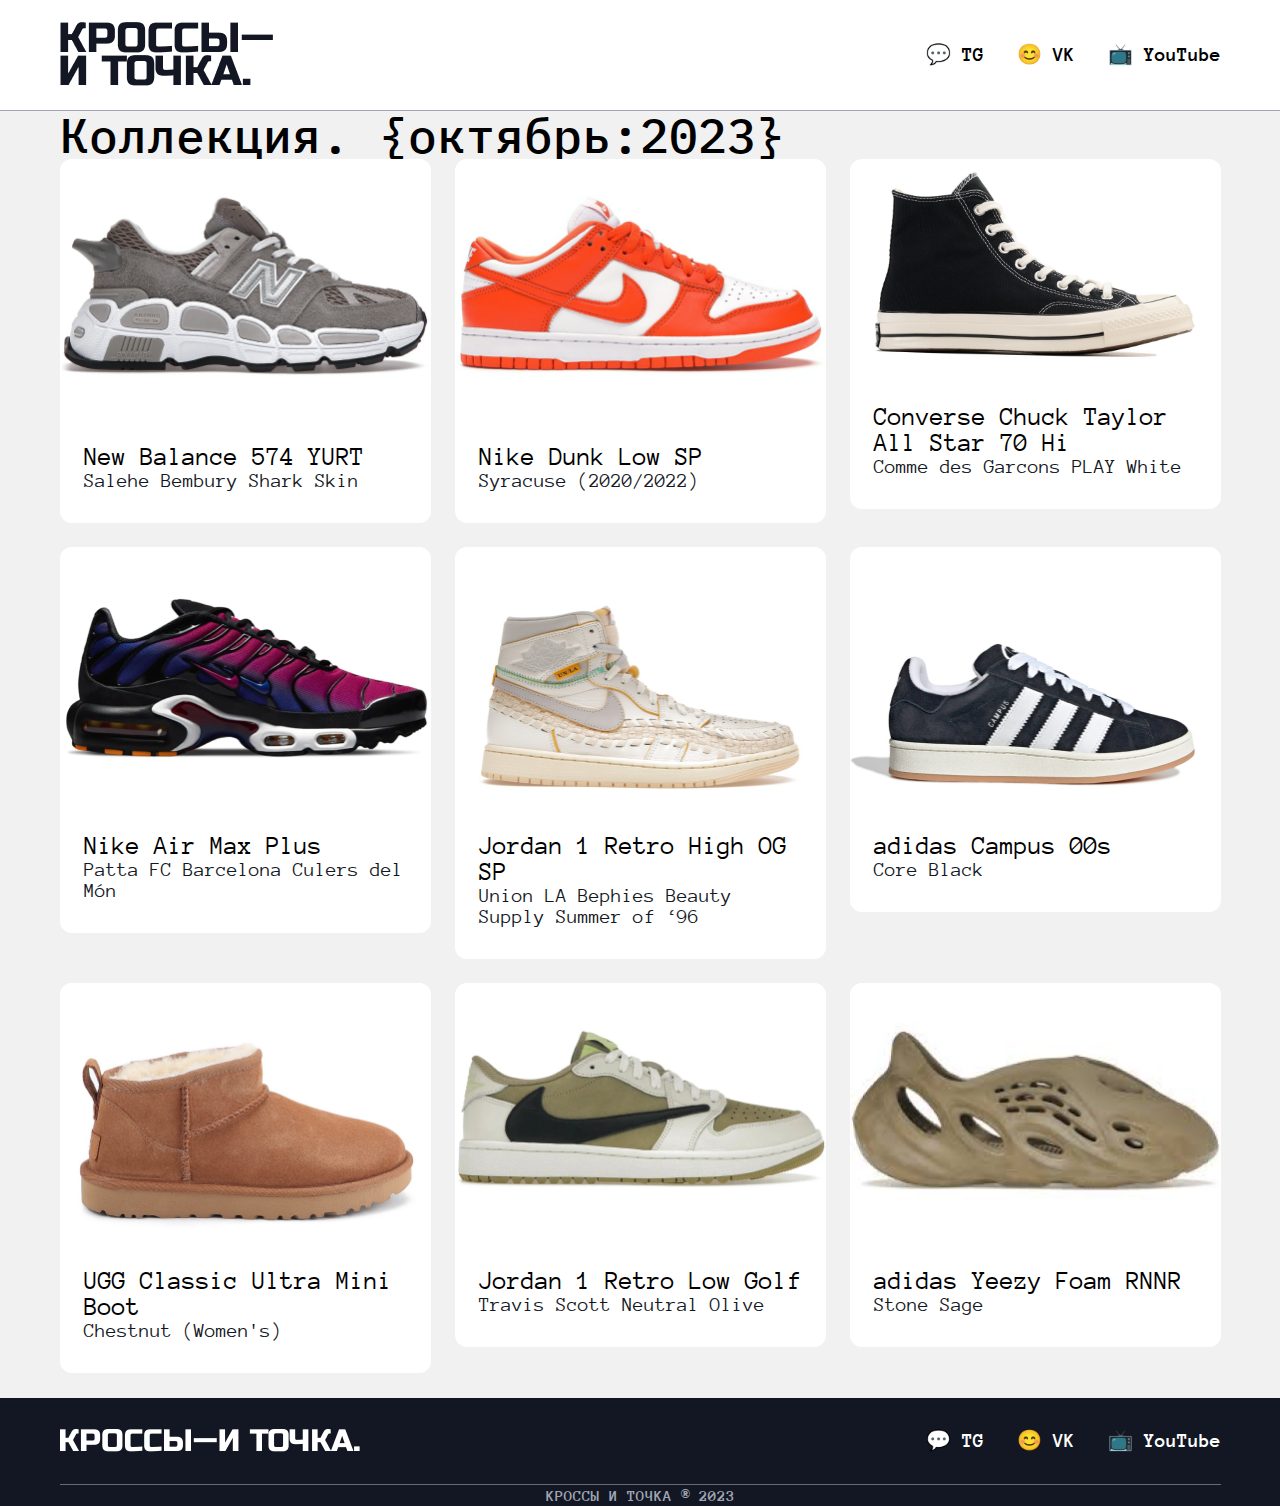
<file: index.html>
<!DOCTYPE html>
<html lang="ru">
	<head>
		<meta charset="UTF-8" />
		<meta
			name="viewport"
			content="width=device-width, initial-scale=1.0" />
		<title>Кроссы — и точка</title>
		<link
			rel="stylesheet"
			href="style.css" />
	</head>
	<body>
		<header>
			<div class="container">
				<div class="header__wrapper">
					<div class="header__wrapper-logo">
						<a href="#">
							<img
								src="./assets/logo.png"
								alt="КРОССЫ -- И ТОЧКА."
						/></a>
					</div>

					<div class="header__wrapper-contact">
						<nav>
							<ul>
								<li><a href="https://t.me/jkdlon">💬 TG</a></li>
								<li><a href="https://vk.com/i______________l">😊 VK</a></li>
								<li>
									<a href="https://www.youtube.com/watch?v=dQw4w9WgXcQ"
										>📺 YouTube</a
									>
								</li>
							</ul>
						</nav>
					</div>
				</div>
			</div>
		</header>
		<section class="content">
			<div class="container">
				<h2 class="content-title">Коллекция. {октябрь:2023}</h2>
				<div class="content-cards">
					<a href="./components/NewBalance.html"
						><div class="card">
							<img
								class="card-img"
								src="./assets/image 6.png"
								alt="" />
							<div class="card-typography">
								<h3 class="card-title">New Balance 574 YURT</h3>
								<p class="card-description">Salehe Bembury Shark Skin</p>
							</div>
						</div>
					</a>
					<a
						href="./components/NikeLowDunk.html"
						target="_blank">
						<div class="card">
							<img
								class="card-img"
								src="./assets/image 7.png"
								alt="" />
							<div class="card-typography">
								<h3 class="card-title">Nike Dunk Low SP</h3>
								<p class="card-description">Syracuse (2020/2022)</p>
							</div>
						</div>
					</a>
					<a href="./components/Convers.html"
						><div class="card">
							<img
								class="card-img"
								src="./assets/sneaker-big__img1.png"
								alt="" />
							<div class="card-typography">
								<h3 class="card-title">Converse Chuck Taylor All Star 70 Hi</h3>
								<p class="card-description">Comme des Garcons PLAY White</p>
							</div>
						</div>
					</a>
					<a href="./components/404/404.html">
						<div class="card">
							<img
								class="card-img"
								src="./assets/image 3.png"
								alt="" />
							<div class="card-typography">
								<h3 class="card-title">Nike Air Max Plus</h3>
								<p class="card-description">
									Patta FC Barcelona Culers del Món
								</p>
							</div>
						</div>
					</a>
					<a href="./components/404/404.html">
						<div class="card">
							<img
								class="card-img"
								src="./assets/image 2.png"
								alt="" />
							<div class="card-typography">
								<h3 class="card-title">Jordan 1 Retro High OG SP</h3>
								<p class="card-description">
									Union LA Bephies Beauty Supply Summer of ‘96
								</p>
							</div>
						</div>
					</a>
					<a href="./components/404/404.html">
						<div class="card">
							<img
								class="card-img"
								src="./assets/image 1.png"
								alt="" />
							<div class="card-typography">
								<h3 class="card-title">adidas Campus 00s</h3>
								<p class="card-description">Core Black</p>
							</div>
						</div>
					</a>

					<a href="./components/404/404.html">
						<div class="card">
							<img
								class="card-img"
								src="./assets/image 5.png"
								alt="" />
							<div class="card-typography">
								<h3 class="card-title">UGG Classic Ultra Mini Boot</h3>
								<p class="card-description">Chestnut (Women's)</p>
							</div>
						</div>
					</a>

					<a href="./components/404/404.html">
						<div class="card">
							<img
								class="card-img"
								src="./assets/image 8.png"
								alt="" />
							<div class="card-typography">
								<h3 class="card-title">Jordan 1 Retro Low Golf</h3>
								<p class="card-description">Travis Scott Neutral Olive</p>
							</div>
						</div>
					</a>
					<a href="./components/404/404.html">
						<div class="card">
							<img
								class="card-img"
								src="./assets/image 9.png"
								alt="" />
							<div class="card-typography">
								<h3 class="card-title">adidas Yeezy Foam RNNR</h3>
								<p class="card-description">Stone Sage</p>
							</div>
						</div>
					</a>
				</div>
			</div>
		</section>
		<footer>
			<div class="container">
				<div class="footer__wrapper">
					<a href="#">
						<img
							class="footer__wrapper-logo"
							src="./assets/logo2.png"
							alt=""
					/></a>
					<div class="footer__wrapper-contact">
						<nav>
							<ul>
								<li><a href="https://t.me/jkdlon">💬 TG</a></li>
								<li><a href="https://vk.com/i______________l">😊 VK</a></li>
								<li>
									<a href="https://www.youtube.com/watch?v=dQw4w9WgXcQ"
										>📺 YouTube</a
									>
								</li>
							</ul>
						</nav>
					</div>
				</div>
				<div class="footer-copyright">
					<p>КРОССЫ И ТОЧКА ® 2023</p>
				</div>
			</div>
		</footer>
	</body>
</html>
</file>
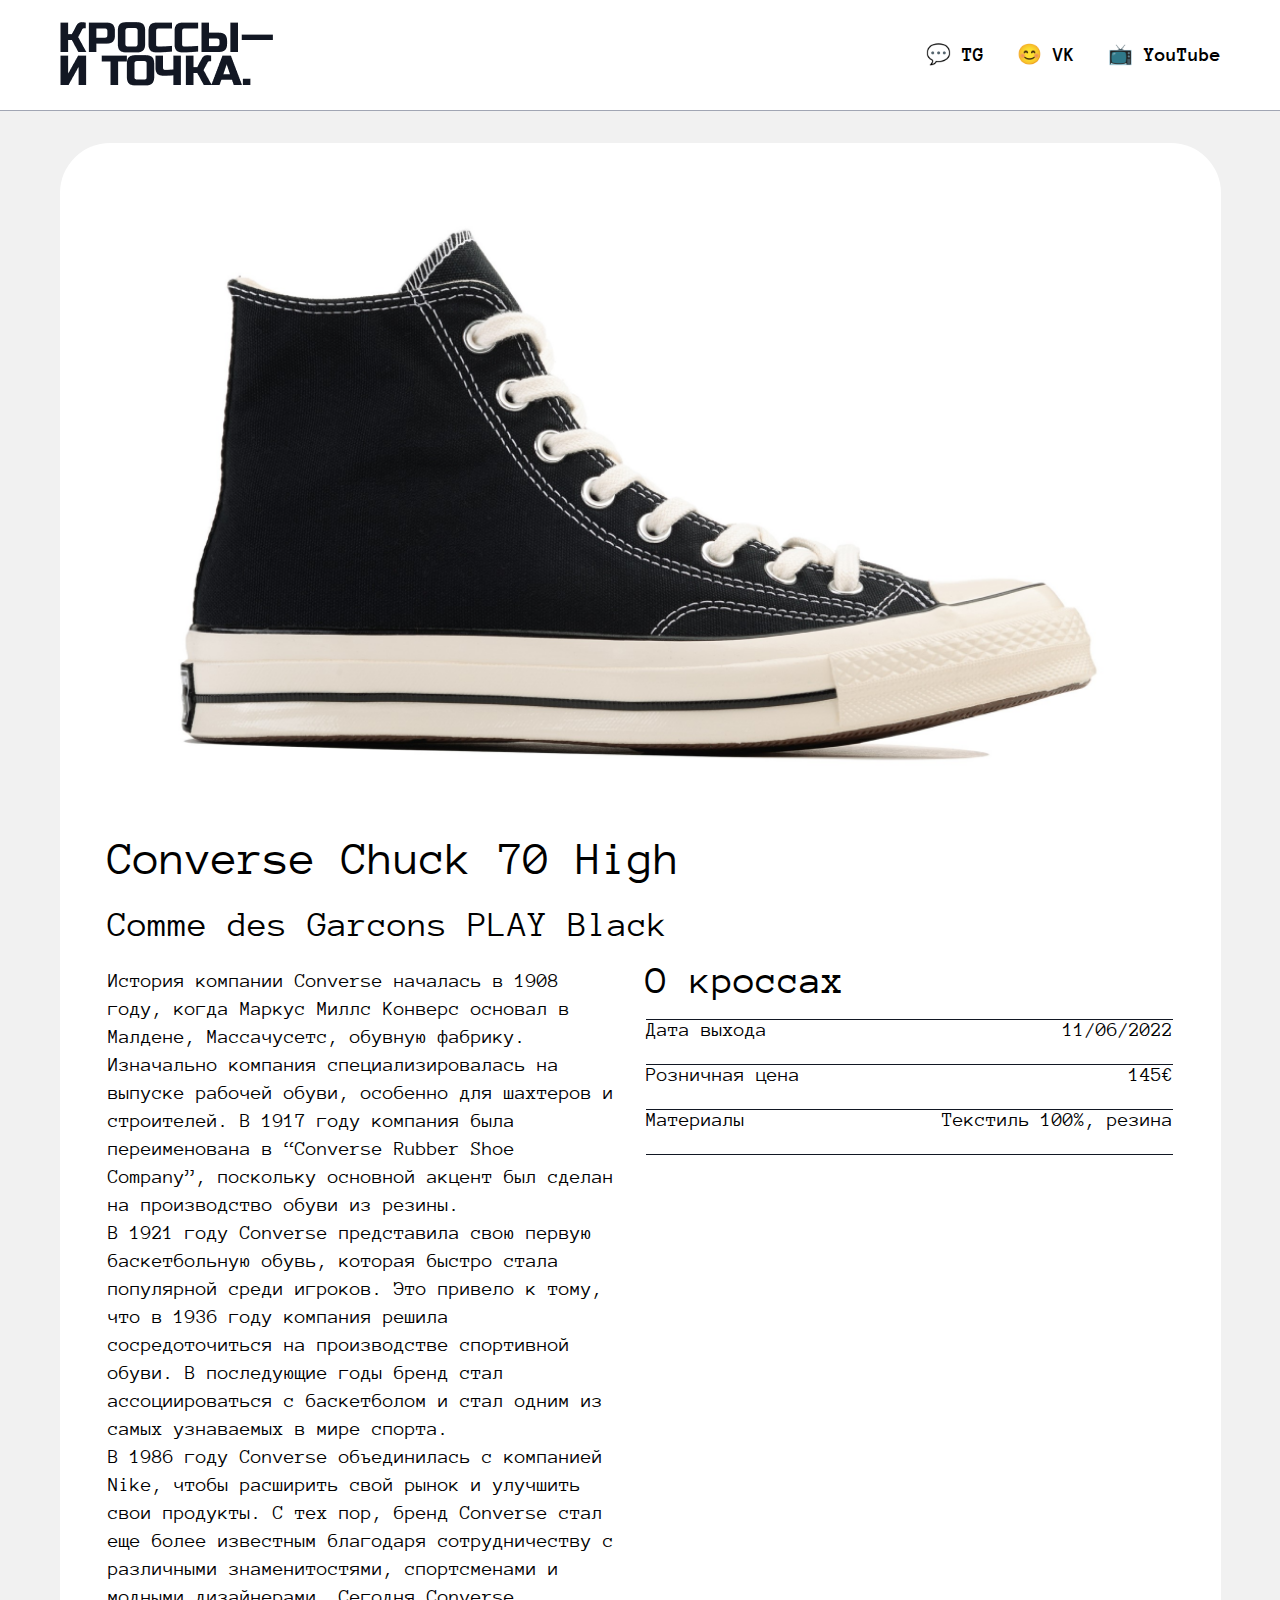
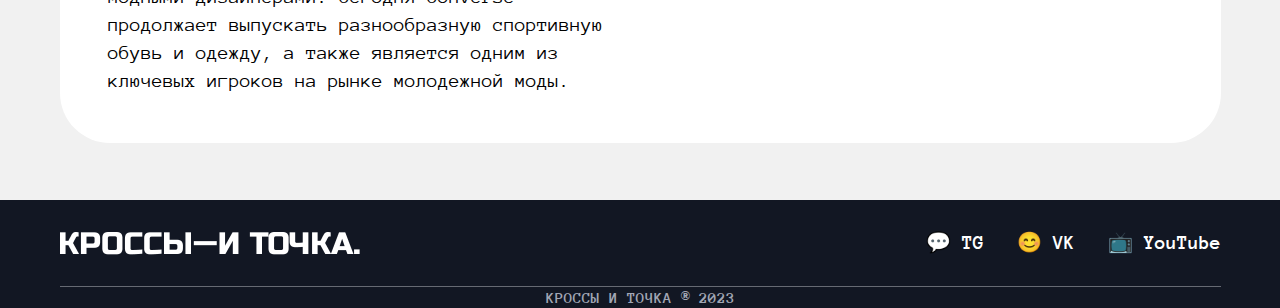
<file: components/Convers.html>
<!DOCTYPE html>
<html lang="ru">
	<head>
		<meta charset="UTF-8" />
		<meta
			name="viewport"
			content="width=device-width, initial-scale=1.0" />
		<title>Converse Chuck 70 High</title>
		<link
			rel="stylesheet"
			href="../style.css" />
		
	</head>
	<body>
		<header>
			<div class="container">
				<div class="header__wrapper">
					<div class="header__wrapper-logo">
						<a href="../index.html">
							<img
								src="../assets/logo.png"
								alt="КРОССЫ -- И ТОЧКА." />
						</a>
					</div>
					<div class="header__wrapper-contact">
						<nav>
							<ul>
								<li><a href="https://t.me/jkdlon">💬 TG</a></li>
								<li><a href="https://vk.com/i______________l">😊 VK</a></li>
								<li>
									<a href="https://www.youtube.com/watch?v=dQw4w9WgXcQ"
										>📺 YouTube</a
									>
								</li>
							</ul>
						</nav>
					</div>
				</div>
			</div>
		</header>
		<section
			class="container content"
			class="full__page">
			<div class="full__page">
				<a href="../index.html">
					<img
						class="full__page-img"
						src="../assets/sneaker-big__img1.png "
						alt=""
				/></a>
				<p class="full__page-title-first">Converse Chuck 70 High</p>
				<p class="full__page-title-second">Comme des Garcons PLAY Black</p>
				<div class="full__page-description-wrap">
					<div class="description-text">
						<p>
							История компании Converse началась в 1908 году, когда Маркус Миллс
							Конверс основал в Малдене, Массачусетс, обувную фабрику.
							Изначально компания специализировалась на выпуске рабочей обуви,
							особенно для шахтеров и строителей. В 1917 году компания была
							переименована в “Converse Rubber Shoe Company”, поскольку основной
							акцент был сделан на производство обуви из резины.
						</p>
						<p>
							В 1921 году Converse представила свою первую баскетбольную обувь,
							которая быстро стала популярной среди игроков. Это привело к тому,
							что в 1936 году компания решила сосредоточиться на производстве
							спортивной обуви. В последующие годы бренд стал ассоциироваться с
							баскетболом и стал одним из самых узнаваемых в мире спорта.
						</p>
						<p>
							В 1986 году Converse объединилась с компанией Nike, чтобы
							расширить свой рынок и улучшить свои продукты. С тех пор, бренд
							Converse стал еще более известным благодаря сотрудничеству с
							различными знаменитостями, спортсменами и модными дизайнерами.
							Сегодня Converse продолжает выпускать разнообразную спортивную
							обувь и одежду, а также является одним из ключевых игроков на
							рынке молодежной моды.
						</p>
					</div>

					<div class="description-list">
						<div class="description-list-title">
							<p>О кроссах</p>
						</div>
						<div class="description-list-wrap">
							<p>Дата выхода</p>
							<p>11/06/2022</p>
						</div>
						<div class="description-list-wrap">
							<p>Розничная цена</p>
							<p>145€</p>
						</div>
						<div class="description-list-wrap">
							<p>Материалы</p>
							<p>Текстиль 100%, резина</p>
						</div>
					</div>
				</div>
			</div>
		</section>
		<footer>
			<div class="container">
				<div class="footer__wrapper">
					<img
						class="footer__wrapper-logo"
						src="../assets/logo2.png"
						alt="" />
					<div class="footer__wrapper-contact">
						<nav>
							<ul>
								<li><a href="https://t.me/jkdlon">💬 TG</a></li>
								<li><a href="https://vk.com/i______________l">😊 VK</a></li>
								<li>
									<a href="https://www.youtube.com/watch?v=dQw4w9WgXcQ"
										>📺 YouTube</a
									>
								</li>
							</ul>
						</nav>
					</div>
				</div>
				<div class="footer-copyright">
					<p>КРОССЫ И ТОЧКА ® 2023</p>
				</div>
			</div>
		</footer>
	</body>
</html>
</file>
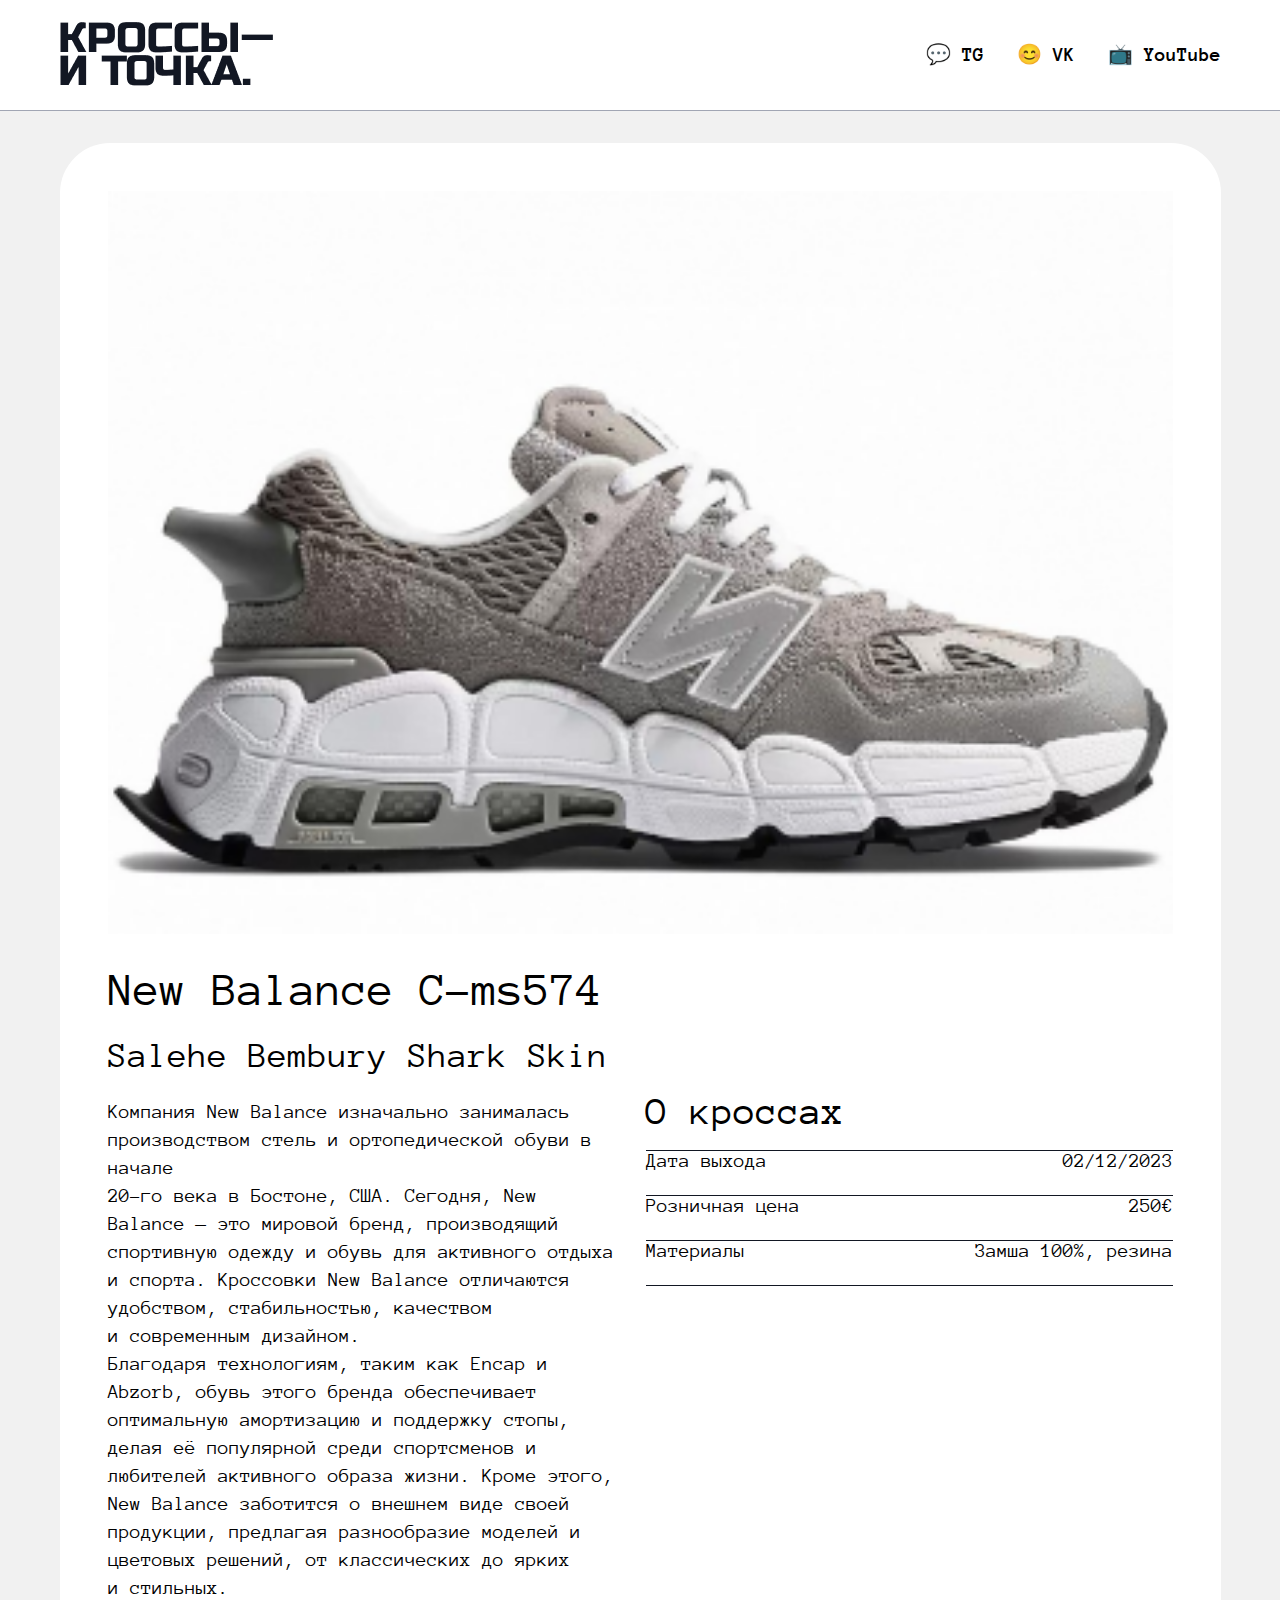
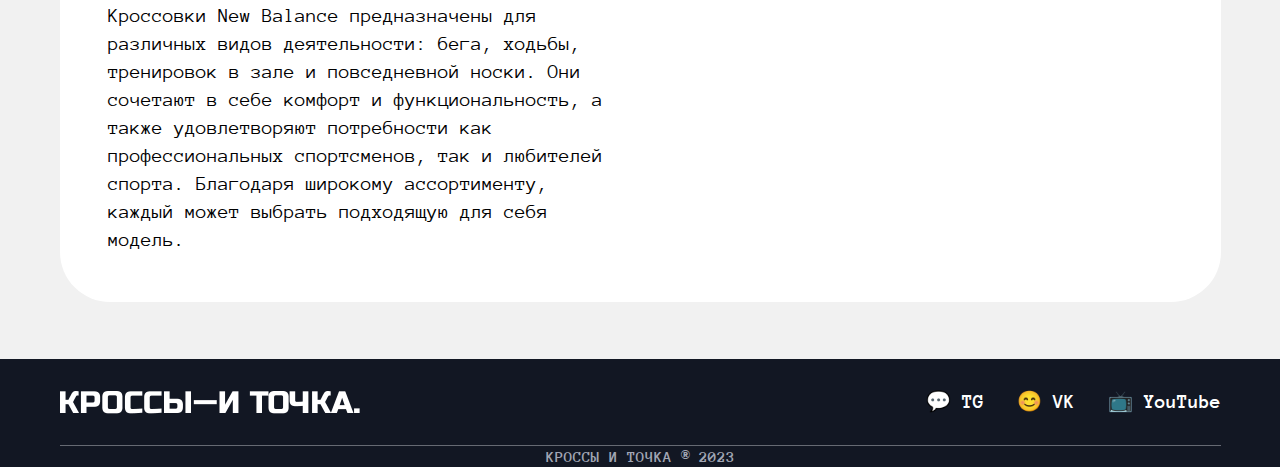
<file: components/NewBalance.html>
<!DOCTYPE html>
<html lang="ru">
	<head>
		<meta charset="UTF-8" />
		<meta
			name="viewport"
			content="width=device-width, initial-scale=1.0" />
		<title>New Balance C-ms574</title>
		<link
			rel="stylesheet"
			href="../style.css" />
		
	</head>
	<body>
		<header>
			<div class="container content">
				<div class="header__wrapper">
					<div class="header__wrapper-logo">
						<a href="../index.html"
							><img
								src="../assets/logo.png"
								alt="КРОССЫ -- И ТОЧКА."
						/></a>
					</div>
					<div class="header__wrapper-contact">
						<nav>
							<ul>
								<li><a href="https://t.me/jkdlon">💬 TG</a></li>
								<li><a href="https://vk.com/i______________l">😊 VK</a></li>
								<li>
									<a href="https://www.youtube.com/watch?v=dQw4w9WgXcQ"
										>📺 YouTube</a
									>
								</li>
							</ul>
						</nav>
					</div>
				</div>
			</div>
		</header>
		<section
			class="container"
			class="full__page">
			<div class="full__page">
				<img
					class="full__page-img"
					src="../assets/sneaker__img1.png "
					alt="" />
				<p class="full__page-title-first">New Balance C-ms574</p>
				<p class="full__page-title-second">Salehe Bembury Shark Skin</p>
				<div class="full__page-description-wrap">
					<div class="description-text">
						<p>
							Компания New Balance изначально занималась производством стель
							и ортопедической обуви в начале
						</p>
						<p>
							20-го века в Бостоне, США. Сегодня, New Balance — это мировой
							бренд, производящий спортивную одежду и обувь для активного отдыха
							и спорта. Кроссовки New Balance отличаются удобством,
							стабильностью, качеством и современным дизайном.
						</p>
						<p>
							Благодаря технологиям, таким как Encap и Abzorb, обувь этого
							бренда обеспечивает оптимальную амортизацию и поддержку стопы,
							делая её популярной среди спортсменов и любителей активного образа
							жизни. Кроме этого, New Balance заботится о внешнем виде своей
							продукции, предлагая разнообразие моделей и цветовых решений, от
							классических до ярких и стильных.
						</p>
						<p>
							Кроссовки New Balance предназначены для различных видов
							деятельности: бега, ходьбы, тренировок в зале и повседневной
							носки. Они сочетают в себе комфорт и функциональность, а также
							удовлетворяют потребности как профессиональных спортсменов, так и
							любителей спорта. Благодаря широкому ассортименту, каждый может
							выбрать подходящую для себя модель.
						</p>
					</div>

					<div class="description-list">
						<div class="description-list-title">
							<p>О кроссах</p>
						</div>
						<div class="description-list-wrap">
							<p>Дата выхода</p>
							<p>02/12/2023</p>
						</div>
						<div class="description-list-wrap">
							<p>Розничная цена</p>
							<p>250€</p>
						</div>
						<div class="description-list-wrap">
							<p>Материалы</p>
							<p>Замша 100%, резина</p>
						</div>
					</div>
				</div>
			</div>
		</section>
		<footer>
			<div class="container">
				<div class="footer__wrapper">
					<a href="../index.html">
						<img
							class="footer__wrapper-logo"
							src="../assets/logo2.png"
							alt=""
					/></a>
					<div class="footer__wrapper-contact">
						<nav>
							<ul>
								<li><a href="https://t.me/jkdlon">💬 TG</a></li>
								<li><a href="https://vk.com/i______________l">😊 VK</a></li>
								<li>
									<a href="https://www.youtube.com/watch?v=dQw4w9WgXcQ"
										>📺 YouTube</a
									>
								</li>
							</ul>
						</nav>
					</div>
				</div>
				<div class="footer-copyright">
					<p>КРОССЫ И ТОЧКА ® 2023</p>
				</div>
			</div>
		</footer>
	</body>
</html>
</file>
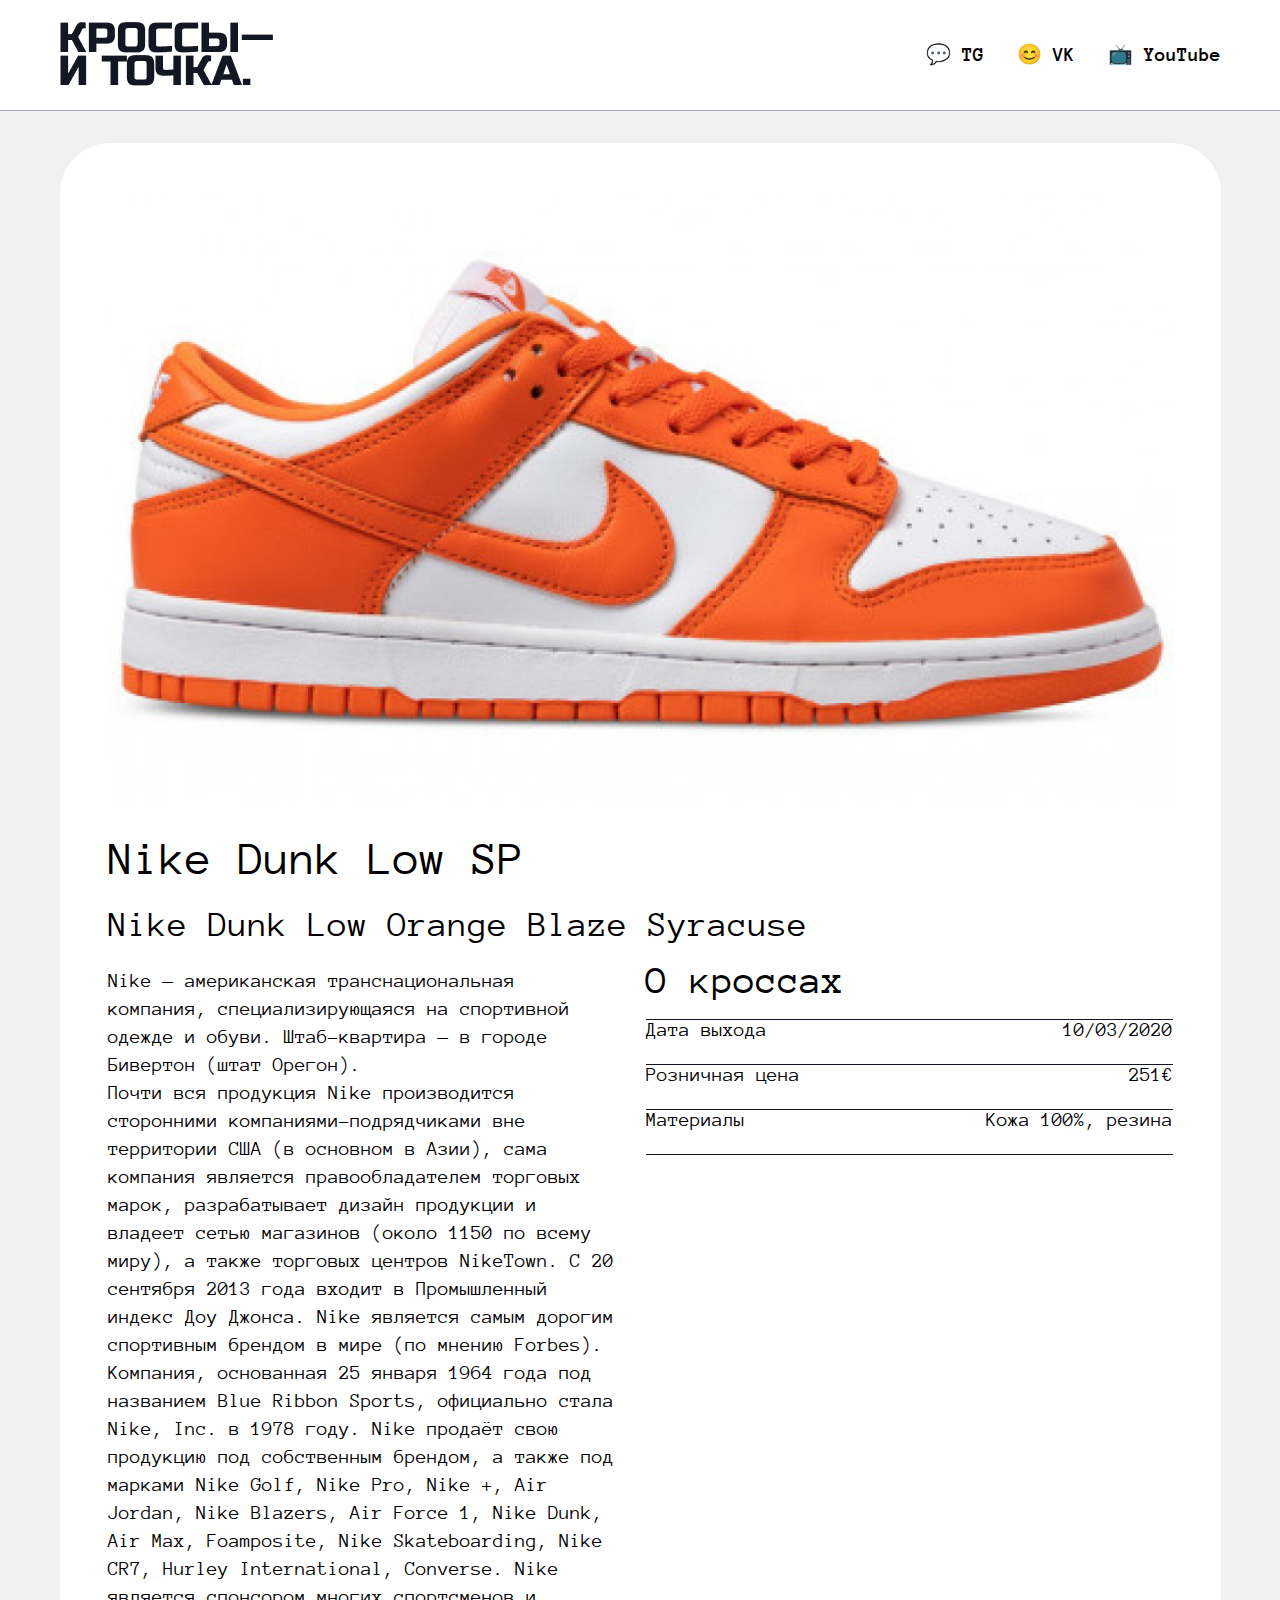
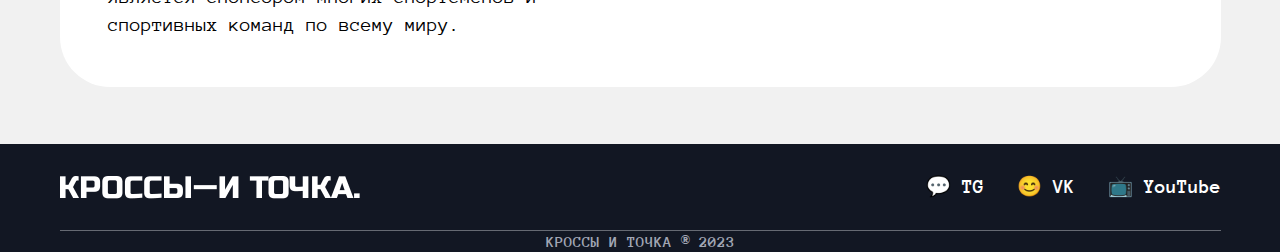
<file: components/NikeLowDunk.html>
<!DOCTYPE html>
<html lang="ru">
	<head>
		<meta charset="UTF-8" />
		<meta
			name="viewport"
			content="width=device-width, initial-scale=1.0" />
		<title>Кроссы — и точка</title>
		<link
			rel="stylesheet"
			href="../style.css" />
		
	</head>
	<body>
		<header>
			<div class="container content">
				<div class="header__wrapper">
					<div class="header__wrapper-logo">
						<a href="../index.html">
							<img
								src="../assets/logo.png"
								alt="КРОССЫ -- И ТОЧКА."
						/></a>
					</div>
					<div class="header__wrapper-contact">
						<nav>
							<ul>
								<li><a href="https://t.me/jkdlon">💬 TG</a></li>
								<li><a href="https://vk.com/i______________l">😊 VK</a></li>
								<li>
									<a href="https://www.youtube.com/watch?v=dQw4w9WgXcQ"
										>📺 YouTube</a
									>
								</li>
							</ul>
						</nav>
					</div>
				</div>
			</div>
		</header>
		<section
			class="container"
			class="full__page">
			<div class="full__page">
				<img
					class="full__page-img"
					src="../assets/sneaker-big__img.png "
					alt="" />
				<p class="full__page-title-first">Nike Dunk Low SP</p>
				<p class="full__page-title-second">
					Nike Dunk Low Orange Blaze Syracuse
				</p>
				<div class="full__page-description-wrap">
					<div class="description-text">
						<p>
							Nike — американская транснациональная компания, специализирующаяся
							на спортивной одежде и обуви. Штаб-квартира — в городе Бивертон
							(штат Орегон).
						</p>
						<p>
							Почти вся продукция Nike производится сторонними
							компаниями-подрядчиками вне территории США (в основном в Азии),
							сама компания является правообладателем торговых марок,
							разрабатывает дизайн продукции и владеет сетью магазинов (около
							1150 по всему миру), а также торговых центров NikeTown. С 20
							сентября 2013 года входит в Промышленный индекс Доу Джонса. Nike
							является самым дорогим спортивным брендом в мире (по мнению
							Forbes).
						</p>
						<p>
							Компания, основанная 25 января 1964 года под названием Blue Ribbon
							Sports, официально стала Nike, Inc. в 1978 году. Nike продаёт свою
							продукцию под собственным брендом, а также под марками Nike Golf,
							Nike Pro, Nike +, Air Jordan, Nike Blazers, Air Force 1, Nike
							Dunk, Air Max, Foamposite, Nike Skateboarding, Nike CR7, Hurley
							International, Converse. Nike является спонсором многих
							спортсменов и спортивных команд по всему миру.
						</p>
					</div>

					<div class="description-list">
						<div class="description-list-title">
							<p>О кроссах</p>
						</div>
						<div class="description-list-wrap">
							<p>Дата выхода</p>
							<p>10/03/2020</p>
						</div>
						<div class="description-list-wrap">
							<p>Розничная цена</p>
							<p>251€</p>
						</div>
						<div class="description-list-wrap">
							<p>Материалы</p>
							<p>Кожа 100%, резина</p>
						</div>
					</div>
				</div>
			</div>
		</section>
		<footer>
			<div class="container">
				<div class="footer__wrapper">
					<a href="../index.html">
						<img
							class="footer__wrapper-logo"
							src="../assets/logo2.png"
							alt="" />
						<div class="footer__wrapper-contact">
							<nav>
								<ul>
									<li><a href="https://t.me/jkdlon">💬 TG</a></li>
									<li><a href="https://vk.com/i______________l">😊 VK</a></li>
									<li>
										<a href="https://www.youtube.com/watch?v=dQw4w9WgXcQ"
											>📺 YouTube</a
										>
									</li>
								</ul>
							</nav>
						</div></a
					>
				</div>
				<div class="footer-copyright">
					<p>КРОССЫ И ТОЧКА ® 2023</p>
				</div>
			</div>
		</footer>
	</body>
</html>
</file>
<file: style.css>
@import url('https://fonts.googleapis.com/css2?family=IBM+Plex+Mono:wght@500&family=Poppins:wght@400;500;600&display=swap');
@font-face {
	font-family: 'Anonymous Pro';
	src: url(fonts/AnonymousPro-Bold.ttf);
	font-weight: 700;
}

@font-face {
	font-family: 'Anonymous Pro';
	src: url(fonts/AnonymousPro-Regular.ttf);
}


:root {
	--transition: all 400ms ease;
	--shadow: 1px 3px 30px -16px rgb(10 10 10);
}

/* ----------------------------обнуление------------------------- */




* {
	padding: 0;
	margin: 0;
	border: 0;
}
*,
*:before,
*:after {
	-moz-box-sizing: border-box;
	-webkit-box-sizing: border-box;
	box-sizing: border-box;
}
:focus,
:active {
	outline: none;
}
a:focus,
a:active {
	outline: none;
}

nav,
footer,
header,
aside {
	display: block;
}

html,
body {
	height: 100%;
	width: 100%;
	font-size: 100%;
	line-height: 1;
	-ms-text-size-adjust: 100%;
	-moz-text-size-adjust: 100%;
	-webkit-text-size-adjust: 100%;
}
input,
button,
textarea {
	font-family: inherit;
}

input::-ms-clear {
	display: none;
}
button {
	cursor: pointer;
}
button::-moz-focus-inner {
	padding: 0;
	border: 0;
}
a,
a:visited {
	text-decoration: none;
}
a:hover {
	text-decoration: none;
}
ul li {
	list-style: none;
}

body {
	display: flex;
	flex-direction: column;
	min-height: 100vh;
}
.content {
	flex: 1 0 auto;
}
img {
	vertical-align: top;
}

h1,
h2,
h3,
h4,
h5,
h6 {
	font-size: inherit;
	font-weight: 400;
}
body {
	background: #f1f1f1;
	margin: 0;
	font-family: 'Anonymous Pro', sans-serif;
}
img {
	pointer-events: none;
}
a,
a:visited {
	all: unset;
	text-decoration: none;
	cursor: pointer;
}
a:hover {
	text-decoration: none;
}

h1 {
	font-family: 'Anonymous Pro', sans-serif;
	font-size: 56px;
}

h2 {
	font-family: 'Anonymous Pro', sans-serif;
	font-size: 48px;
}

.container {
	width: 100%;
	max-width: 1161px;
	margin: 0 auto;
}

h3 {
	font-family: 'Anonymous Pro', sans-serif;
	font-size: 26px;
	margin: 0;
}

header {
	background: #fff;
	width: 100%;
	border-bottom: 1px solid #a1a6b4;
}
.header__wrapper {
	height: 110px;
	display: flex;
	justify-content: space-between;
	align-items: center;
}
.header__wrapper-logo {
	height: 67px;
	width: 212.33px;
}
.header__wrapper-logo a {
	display: block;
	height: 67px;
	width: 212.33px;
}
.header__wrapper-contact {
	padding: 0;
}
.header__wrapper-contact ul {
	padding-inline-start: 0;
}

.header__wrapper-contact ul li {
	display: inline-block;
	font-size: 20px;
	margin-right: 24px;
	list-style: none;
	font-weight: 700;
	padding: 0;
}
.header__wrapper-contact ul li:last-child {
	margin-right: 0;
}

.content-title {
	font-family: 'IBM Plex Mono', monospace;
	font-weight: 500;
}
.card {
	background: #fff;
	max-width: 371px;
	transition: var(--transition);
	border-radius: 12px 12px 12px 12px;
}
.card:hover {
	transform: translateY(-10px);
	box-shadow: var(--shadow);
}
.content-cards img {
	width: 100%;
}
.content-cards {
	display: flex;
	gap: 24px;
	align-items: flex-start;
	flex-wrap: wrap;
}
.card-description {
	margin: 0;
	color: #121723;
	font-family: 'Anonymous Pro';
	font-size: 20px;
	font-style: normal;
	font-weight: 400;
	line-height: normal;
}
.card-typography {
	padding: 32px 24px;
}
footer {
	background: #121723;
	margin-top: 25px;
	height: 142px;
}
.footer__wrapper {
	height: 87px;
	display: flex;
	justify-content: space-between;
	align-items: center;
	border-bottom: 1px solid rgba(230, 232, 236, 0.4);
}
.footer__wrapper-contact ul li {
	display: inline-block;
	font-size: 20px;
	margin-right: 24px;
	list-style: none;
	color: #fff;
	font-weight: 700;
}
.footer__wrapper-contact ul {
	padding-inline-start: 0;
}

.footer__wrapper-contact ul li:last-child {
	margin-right: 0;
}
.footer-copyright p {
	color: #a1a6b4;

	height: 21px;
	font-family: 'Anonymous Pro';
	font-size: 16px;
	font-style: normal;
	font-weight: 700;
	line-height: normal;
	display: flex;
	align-items: center;
	justify-content: center;
}

@media screen and (max-width: 1220px) {
	body {
		display: flex;
		flex-direction: column;
		justify-content: center;
	}
	.container {
		width: 90%;
	}
	h2 {
		font-size: calc(33px + 12 * (100vw / 1280));
	}
	.content-cards {
		justify-content: center;
	}
}
@media screen and (max-width: 490px) {
	.header__wrapper {
		margin-top: 22px;
		height: 122px;
		flex-direction: column;
		justify-content: center;
	}
	.content-title {
		font-size: 32px;
	}

	footer {
		height: 164px;
	}
	.footer__wrapper {
		margin-top: 22px;
		flex-direction: column;
		justify-content: center;
	}
}





/* ----------------------стили дял кроссовок---------------------- */





.full__page {
	margin: 32px 0;
	padding: 48px;
	background: #fff;
	border-radius: 50px;
}
.full__page-img {
	width: 100%;
}

.full__page-title-first {
	font-size: 48px;
	font-style: normal;
	font-weight: 400;
	line-height: 100%;
	margin-top: 32px;
	margin-bottom: 0;
}
.full__page-title-second {
	font-size: 36px;
	font-style: normal;
	font-weight: 400;
	line-height: 100%;
	margin: 24px 0;
}

.full__page-description-wrap {
	display: flex;
	gap: 32px;
}
.description-text {
	max-width: 506px;
	font-size: 20px;
	font-style: normal;
	font-weight: 400;
	line-height: 28px;
}

.description-list-title {
	margin-bottom: 20px;
	font-size: 40px;
	font-style: normal;
	font-weight: 400;
	line-height: 28px;
}
.description-list {
	width: 100%;
	height: 100%;
}
.description-list:last-child {
	border-bottom: 1px solid #121723;
}

.description-list-wrap {
	margin: 24px 0;
	display: flex;
	justify-content: space-between;
	font-size: 20px;
}
.description-list-wrap {
	border-top: 1px solid #121723;
}

@media screen and (max-width: 1220px) {
	.full__page-description-wrap {
		flex-direction: column;
		align-items: center;
	}
	.description-text{
		width: 100%;
	}
	.full__page-title-first {
		font-size: calc(24px + 24 * (100vw / 1280));
	}
	.full__page-title-second {
		font-size: calc(16px + 24 * (100vw / 1280));
	}
}
@media screen and (max-width: 490px) {
	.header__wrapper {
		margin-top: 22px;
		height: 122px;
		flex-direction: column;
		justify-content: center;
	}
	.full__page-title-first {
		font-size: 32px;
	}
	.full__page-title-second {
		font-size: 20px;
	}
	.description-text {
		font-size: 16px;
	}
	.description-list-title {
		font-size: 20px;
	}
	.description-list-wrap {
		font-size: 16px;
	}

	footer {
		height: 164px;
	}
	.footer__wrapper {
		margin-top: 22px;
		flex-direction: column;
		justify-content: center;
	}
}
</file>
